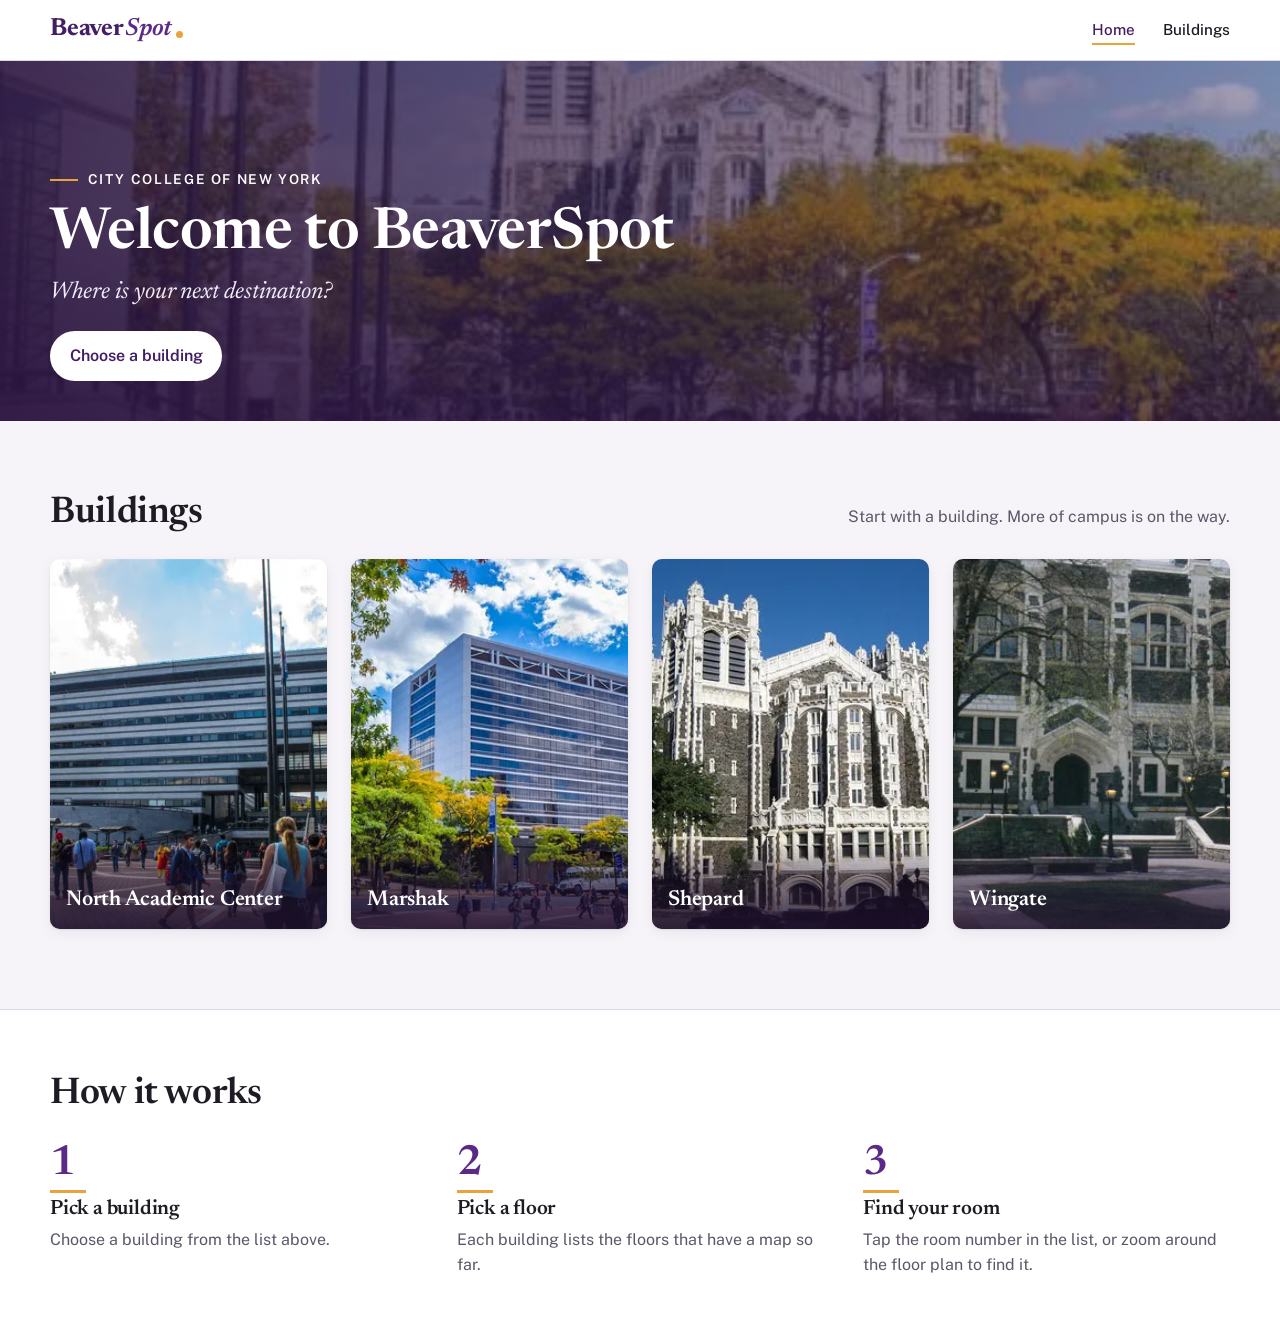
<file: beaverspot/index.html>
<!DOCTYPE html>
<html lang="en">
<head>
  <meta charset="UTF-8" />
  <meta name="viewport" content="width=device-width, initial-scale=1.0" />
  <title>BeaverSpot | Find your way around City College</title>
  <meta name="description" content="Find a room or a building on the City College of New York campus." />
  <link rel="preconnect" href="https://fonts.googleapis.com" />
  <link rel="preconnect" href="https://fonts.gstatic.com" crossorigin />
  <link rel="stylesheet" href="https://fonts.googleapis.com/css2?family=Newsreader:ital,opsz,wght@0,6..72,500..700;1,6..72,500..600&family=Public+Sans:wght@400;500;600;700&display=swap" />
  <link rel="stylesheet" href="css/site.css" />
  <link rel="stylesheet" href="css/home.css" />
</head>
<body data-page="home">
  <header id="site-header"><a href="index.html">BeaverSpot</a></header>

  <main id="main">
    <!-- Hero: photo, text and a jump to the buildings. The photo comes from data/buildings.json ("campus"). -->
    <section class="hero" aria-labelledby="hero-title">
      <div class="hero__photo" id="hero-photo"></div>
      <div class="hero__content wrap">
        <p class="hero__eyebrow" id="campus-name">City College of New York</p>
        <h1 id="hero-title">Welcome to BeaverSpot</h1>
        <p class="hero__sub">Where is your next destination?</p>
        <a class="btn btn--light" href="#buildings">Choose a building</a>
      </div>
    </section>

    <section class="buildings wrap" id="buildings" aria-labelledby="buildings-title">
      <div class="section-head">
        <h2 id="buildings-title">Buildings</h2>
        <p>Start with a building. More of campus is on the way.</p>
      </div>
      <ul class="tiles" id="tiles"></ul>
    </section>

    <section class="how" id="how" aria-labelledby="how-title">
      <div class="wrap">
        <h2 id="how-title">How it works</h2>
        <ol class="steps">
          <li><h3>Pick a building</h3><p>Choose a building from the list above.</p></li>
          <li><h3>Pick a floor</h3><p>Each building lists the floors that have a map so far.</p></li>
          <li><h3>Find your room</h3><p>Tap the room number in the list, or zoom around the floor plan to find it.</p></li>
        </ol>
      </div>
    </section>
  </main>

  <script src="js/site.js"></script>
  <script src="js/home.js"></script>
</body>
</html>
</file>
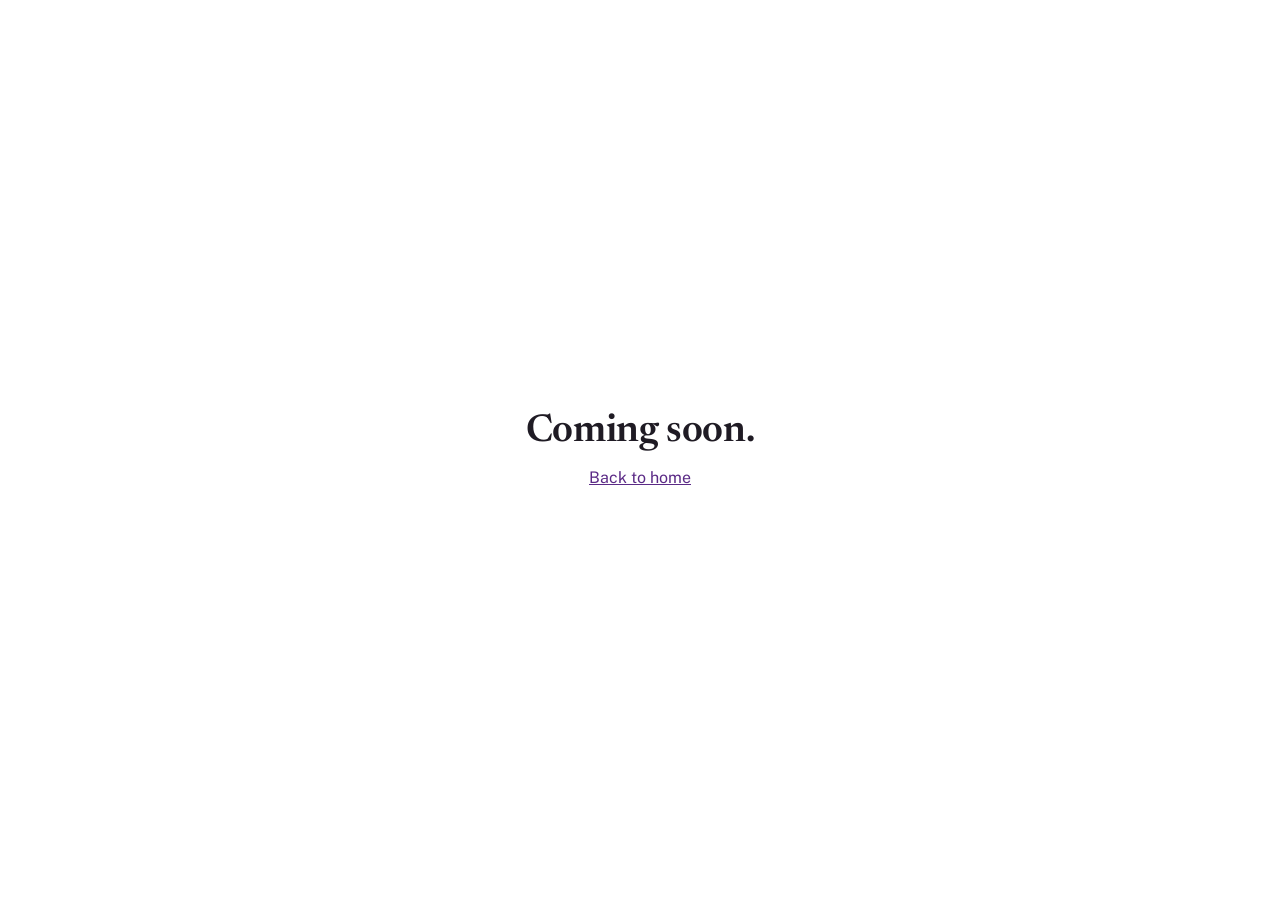
<file: beaverspot/building.html>
<!DOCTYPE html>
<html lang="en">
<head>
  <meta charset="UTF-8" />
  <meta name="viewport" content="width=device-width, initial-scale=1.0" />
  <title>Building | BeaverSpot</title>
  <link rel="preconnect" href="https://fonts.googleapis.com" />
  <link rel="preconnect" href="https://fonts.gstatic.com" crossorigin />
  <link rel="stylesheet" href="https://fonts.googleapis.com/css2?family=Newsreader:ital,opsz,wght@0,6..72,500..700;1,6..72,500..600&family=Public+Sans:wght@400;500;600;700&display=swap" />
  <link rel="stylesheet" href="css/site.css" />
  <link rel="stylesheet" href="css/building.css" />
</head>
<body data-page="building">
  <header id="site-header"><a href="index.html">BeaverSpot</a></header>
  <nav id="crumbs"></nav>

  <!-- js/building.js fills this from data/buildings.json using ?building=<id> -->
  <main id="main" aria-busy="true">
    <p class="wrap loading">Loading building&hellip;</p>
  </main>

  <script src="js/site.js"></script>
  <script src="js/building.js"></script>
</body>
</html>
</file>
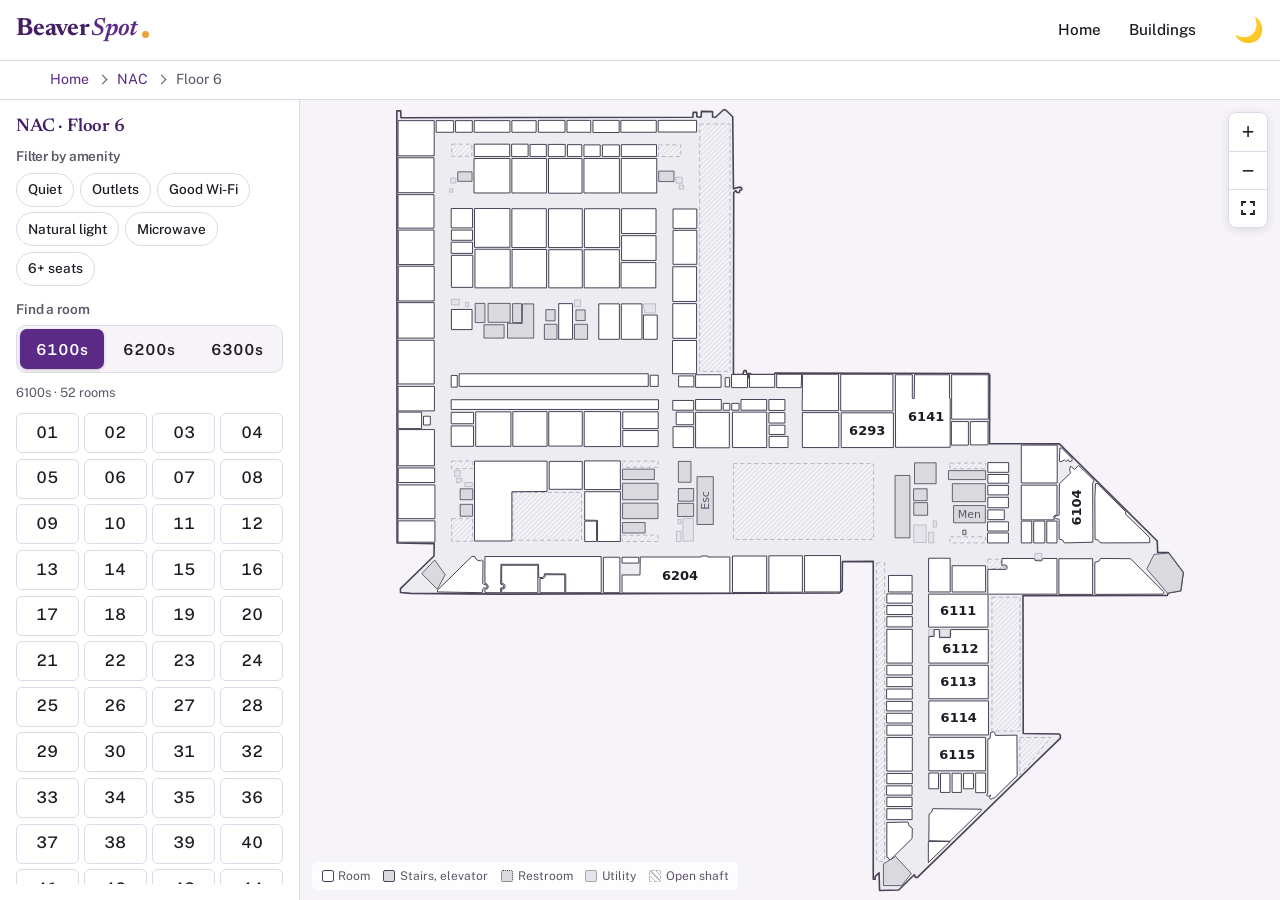
<file: beaverspot/floor.html>
<!DOCTYPE html>
<html lang="en">
<head>
  <meta charset="UTF-8" />
  <meta name="viewport" content="width=device-width, initial-scale=1.0" />
  <title>Floor 6 | BeaverSpot</title>
  <link rel="preconnect" href="https://fonts.googleapis.com" />
  <link rel="preconnect" href="https://fonts.gstatic.com" crossorigin />
  <link rel="stylesheet" href="https://fonts.googleapis.com/css2?family=Newsreader:ital,opsz,wght@0,6..72,500..700;1,6..72,500..600&family=Public+Sans:wght@400;500;600;700&display=swap" />
  <!-- site.css: shared header + breadcrumb; floor.css: this page -->
  <link rel="stylesheet" href="css/site.css" />
  <link rel="stylesheet" href="css/floor.css" />
</head>
<body data-page="floor">
  <a class="fp-skip" href="#fp-rooms">Skip to room list</a>

  <!-- shared header + breadcrumb, drawn by js/site.js (Home > NAC > Floor 6 from the URL) -->
  <header id="site-header" style="display: flex; justify-content: space-between; align-items: center;">
    <a href="index.html">BeaverSpot</a>
    <button id="theme-toggle" aria-label="Toggle Dark Mode" style="background: none; border: none; font-size: 1.5rem; cursor: pointer;">🌙</button>
  </header>
  <nav id="crumbs"></nav>

  <main class="fp-layout">
    <!-- ============ LEFT PANEL: room picker ============ -->
    <aside class="fp-side" aria-label="Rooms">
      <h1 id="fp-title" class="fp-title">Floor 6</h1>
      <!-- amenity filters: built by js/floor.js (FILTERS) from data/amenities-6.json.
           While any is on, the map highlights matching rooms and the list shows only them. -->
      <div class="fp-filter-head">
        <h2 class="fp-pick-title" id="fp-filter-title">Filter by amenity</h2>
        <button type="button" class="fp-filter-clear" id="fp-filter-clear" hidden>Clear</button>
      </div>
      <div class="fp-filters" id="fp-filters" role="group" aria-labelledby="fp-filter-title"></div>
      <!-- room picker: first the series (6100s / 6200s / 6300s), then the last digits.
           Both rows are built by js/floor.js from the rooms in the floor's JSON. -->
      <h2 class="fp-pick-title" id="fp-rooms" tabindex="-1">Find a room</h2>
      <div class="fp-series" id="fp-series" role="group" aria-labelledby="fp-rooms"></div>
      <p class="fp-count" id="fp-count" aria-live="polite"></p>
      <ul class="fp-list" id="fp-list" aria-labelledby="fp-count"></ul>
    </aside>

    <!-- ============ RIGHT: map, with room details below it once a room is picked ============ -->
    <div class="fp-stage" id="fp-stage">
      <!-- ============ MAP: everything inside is drawn by js/floor.js from data/floor-6.json ============ -->
      <section class="fp-map" id="fp-map" aria-label="Floor plan" tabindex="-1">
        <div class="fp-zoom" role="group" aria-label="Zoom">
          <button type="button" id="fp-zoom-in" aria-label="Zoom in">+</button>
          <button type="button" id="fp-zoom-out" aria-label="Zoom out">&minus;</button>
          <button type="button" id="fp-zoom-reset" aria-label="Show whole floor">
            <svg viewBox="0 0 16 16" aria-hidden="true" focusable="false"><path d="M2 6V2h4M10 2h4v4M14 10v4h-4M6 14H2v-4" /></svg>
          </button>
        </div>

        <!-- zoom controls come first in the tab order, then the rooms -->
        <svg id="fp-svg" class="fp-svg" xmlns="http://www.w3.org/2000/svg" role="group"
             aria-labelledby="fp-title" focusable="false"></svg>

        <ul class="fp-legend" aria-label="Legend">
          <li><i class="sw-room"></i>Room</li>
          <li><i class="sw-core"></i>Stairs, elevator</li>
          <li><i class="sw-restroom"></i>Restroom</li>
          <li><i class="sw-closet"></i>Utility</li>
          <li><i class="sw-void"></i>Open shaft</li>
          <li id="fp-legend-match" hidden><i class="sw-match"></i>Matches filters</li>
        </ul>

        <p class="fp-status" id="fp-status" role="status"></p>
      </section>

      <!-- drag handle between map and details: drag (or arrow keys) to give either more room.
           Wired up by js/floor.js (bindSplitter); hidden until a room is picked. -->
      <div class="fp-split" id="fp-split" role="separator" aria-orientation="horizontal"
           aria-label="Resize map and room details" aria-controls="fp-map fp-details"
           aria-valuemin="15" aria-valuemax="85" aria-valuenow="55" tabindex="0"></div>

      <!-- ============ ROOM DETAILS: shown under the map once a room is picked ============ -->
      <section class="fp-details" id="fp-details" aria-labelledby="fp-details-title" hidden>
        <button type="button" class="fp-details-close" id="fp-details-close" aria-label="Close room details">&times;</button>
        <p class="fp-details-where" id="fp-details-where"></p>
        <h2 id="fp-details-title" tabindex="-1"></h2>
        <p class="fp-details-note" id="fp-details-note" hidden></p>
        

<!-- Room Navigation Feature --> 

<!-- Room Navigation Feature -->
<section class="fp-directions" aria-labelledby="fp-directions-title">
  <div class="fp-directions-heading">
    <div>
      <h3 id="fp-directions-title">🧭 Room Navigation</h3>
      <p>Find your way around the floor.</p>
    </div>
    <span class="fp-nav-badge">Map Guide</span>
  </div>

  <div class="fp-nav-destination">
    <span class="fp-nav-label">YOUR DESTINATION</span>
    <strong id="fp-nav-room">Select a room</strong>
    <span id="fp-nav-location">Floor location</span>
  </div>

  <p class="fp-nav-label">How would you like to get there?</p>
  <div class="fp-nav-modes" role="group" aria-label="Travel method">
    <button type="button" class="is-active"
            id="fp-nav-elevator" aria-pressed="true">
      🛗 Elevator
    </button>
    <button type="button" id="fp-nav-stairs"
            aria-pressed="false">
      🪜 Stairs
    </button>
  </div>

  <button type="button" id="fp-get-directions">
    Get Directions →
  </button>

  <div id="fp-directions-result" hidden>
    <h4>📍 Your directions</h4>
    <ol id="fp-directions-steps"></ol>
    <p id="fp-directions-progress"></p>
    <button type="button" id="fp-nav-focus">
      ◎ Show Room on Map
    </button>
    <p id="fp-directions-note"></p>
  </div>
</section>





<div class="fp-details-body">
          <!-- amenities: filled by js/floor.js from data/amenities-6.json -->
          <section class="fp-amenities" aria-labelledby="fp-amenities-title">
            <h3 id="fp-amenities-title">Amenities</h3>
            <dl class="fp-amenities-list" id="fp-amenities-list" hidden></dl>
            <p class="fp-amenities-extra" id="fp-amenities-extra" hidden></p>
            <p class="fp-amenities-empty" id="fp-amenities-empty">No amenity info for this room yet.</p>

            <!-- editor: one control per amenity, built by js/floor.js (buildEditor).
                 Front end only: changes update the page but are not saved anywhere. -->
            <details class="fp-edit" id="fp-edit">
              <summary>Update amenities</summary>
              <form class="fp-edit-form" id="fp-edit-form" aria-label="Update amenities">
                <div class="fp-edit-rows" id="fp-edit-rows"></div>
                <div class="fp-edit-foot">
                  <p class="fp-edit-note" id="fp-edit-status" aria-live="polite"></p>
                  <button type="button" class="fp-edit-reset" id="fp-edit-reset">Reset room</button>
                </div>
              </form>
            </details>
          </section>

          <!-- ============ USER FEEDBACK & RATINGS ============ -->
          <section class="fp-reviews" aria-labelledby="fp-reviews-title">
            <h3 id="fp-reviews-title">Student Reviews</h3>

            <!-- The Feed (pre-filled with a mock review) -->
            <ul class="fp-reviews-list" id="fp-reviews-list" aria-live="polite">
              <li class="review-card">
                <div class="review-header">
                  <span class="review-author">Anonymous Student</span> 
                  <span class="review-rating">Quiet & Focused</span>
                </div>
                <p class="review-text">Great spot to study. The outlets actually work and it is usually empty before 10 AM.</p>
              </li>
            </ul>

            <!-- The Submission Form -->
            <details class="fp-add-review">
              <summary>Leave a Review</summary>
              <form class="fp-review-form" id="fp-review-form">
                
                <label>Rating:</label>
                <div class="star-rating">
                  <input type="radio" id="star5" name="rating" value="5" required /><label for="star5" title="5 stars">★</label>
                  <input type="radio" id="star4" name="rating" value="4" /><label for="star4" title="4 stars">★</label>
                  <input type="radio" id="star3" name="rating" value="3" /><label for="star3" title="3 stars">★</label>
                  <input type="radio" id="star2" name="rating" value="2" /><label for="star2" title="2 stars">★</label>
                  <input type="radio" id="star1" name="rating" value="1" /><label for="star1" title="1 star">★</label>
                </div>

                <label for="review-text">Comments:</label>
                <textarea id="review-text" rows="3" placeholder="How was your experience?" required></textarea>

                <button type="submit">Submit Review</button>
              </form>
            </details>
          </section>

        </div>
      </section>
    </div>
  </main>

  <script src="js/site.js"></script>
  <script src="js/floor.js"></script>
  <script src="js/reviews.js"></script>
</body>
</html>
</file>
<file: beaverspot/css/site.css>
/* ==========================================================
   BeaverSpot shared styles: tokens, header, breadcrumb,
   buttons and photo placeholders.
   Used by index.html, building.html and floor.html.
   ========================================================== */
:root {
  --brand: #5b2a86;
  --brand-dark: #431e64;
  --brand-ink: #2a1340;        /* hero tint */
  --accent: #e8a33d;
  --bg: #f6f4f9;
  --card: #ffffff;
  --text: #1f1b24;
  --muted: #5d5668;            /* 6.4:1 on --bg */
  --border: #ded9e6;
  --placeholder: #e7e2ee;      /* missing-photo panel */
  --radius: 10px;
  --focus: var(--brand);

  --font-display: "Newsreader", Georgia, "Times New Roman", serif;
  --font-body: "Public Sans", system-ui, -apple-system, "Segoe UI", Roboto, sans-serif;

  --wrap: 1180px;
  --gutter: clamp(16px, 4vw, 40px);
}

* { box-sizing: border-box; }

body {
  margin: 0;
  font-family: var(--font-body);
  color: var(--text);
  background: var(--bg);
  line-height: 1.55;
  -webkit-font-smoothing: antialiased;
}

img { max-width: 100%; display: block; }

h1, h2, h3 { font-family: var(--font-display); font-weight: 600; line-height: 1.15; letter-spacing: -0.01em; }

a { color: var(--brand); }

.wrap { width: min(var(--wrap), 100% - 2 * var(--gutter)); margin-inline: auto; }

:focus-visible { outline: 3px solid var(--focus); outline-offset: 2px; }

.visually-hidden {
  position: absolute !important; width: 1px; height: 1px; margin: -1px; padding: 0;
  overflow: hidden; clip: rect(0 0 0 0); white-space: nowrap; border: 0;
}

/* ---------- skip link ---------- */
.site-skip {
  position: absolute; left: 0.75rem; top: -4rem; z-index: 100;
  background: var(--brand); color: #fff; padding: 0.6rem 0.9rem;
  border-radius: 6px; font-weight: 600; text-decoration: none;
}
.site-skip:focus { top: 0.75rem; --focus: var(--accent); }

/* ---------- header ---------- */
.site-header {
  background: var(--card);
  border-bottom: 1px solid var(--border);
  position: relative;
  z-index: 20;
}
.site-header__inner {
  display: flex; align-items: center; justify-content: space-between;
  gap: 1rem; min-height: 60px;
}
.site-mark {
  display: inline-flex; align-items: baseline; gap: 0.1rem;
  font-family: var(--font-display); font-size: 1.55rem; font-weight: 700;
  color: var(--brand-dark); text-decoration: none; letter-spacing: -0.01em;
}
.site-mark span { color: var(--brand); font-style: italic; font-weight: 600; }
.site-mark::after {
  content: ""; width: 7px; height: 7px; border-radius: 50%;
  background: var(--accent); margin-left: 3px; align-self: center; transform: translateY(5px);
}
.site-nav ul { display: flex; gap: clamp(0.75rem, 2.5vw, 1.75rem); margin: 0; padding: 0; list-style: none; }
.site-nav a {
  color: var(--text); text-decoration: none; font-size: 0.95rem; font-weight: 500;
  padding: 0.35rem 0; border-bottom: 2px solid transparent;
}
.site-nav a:hover { color: var(--brand); border-bottom-color: var(--border); }
.site-nav a[aria-current="page"] { color: var(--brand-dark); border-bottom-color: var(--accent); }

/* ---------- breadcrumb ---------- */
.crumbs { background: var(--card); border-bottom: 1px solid var(--border); font-size: 0.88rem; }
.crumbs:empty { display: none; }
.crumbs ol { display: flex; flex-wrap: wrap; align-items: center; margin: 0 auto; padding: 0.5rem 0; list-style: none; }
.crumbs li { display: inline-flex; align-items: center; }
.crumbs li + li::before {
  content: ""; width: 6px; height: 6px; margin: 0 0.65rem;
  border-top: 1.5px solid var(--muted); border-right: 1.5px solid var(--muted);
  transform: rotate(45deg);
}
.crumbs a { color: var(--brand); text-decoration: none; }
.crumbs a:hover { text-decoration: underline; }
.crumbs [aria-current="page"] { color: var(--muted); }

/* ---------- buttons / chips ---------- */
.btn {
  display: inline-flex; align-items: center; gap: 0.5rem;
  padding: 0.65rem 1.1rem; border-radius: 999px;
  font: inherit; font-weight: 600; text-decoration: none; cursor: pointer;
  background: var(--brand); color: #fff; border: 2px solid var(--brand);
}
.btn:hover { background: var(--brand-dark); border-color: var(--brand-dark); }
.btn--ghost { background: transparent; color: var(--brand); }
.btn--ghost:hover { background: var(--brand); color: #fff; }
.btn--light { background: #fff; color: var(--brand-dark); border-color: #fff; }
.btn--light:hover { background: var(--accent); border-color: var(--accent); color: var(--text); }

.chip {
  display: inline-flex; align-items: center; gap: 0.4rem;
  padding: 0.2rem 0.65rem; border-radius: 999px;
  font-size: 0.78rem; font-weight: 600; letter-spacing: 0.02em; line-height: 1.6;
}
.chip--open { background: #fff; color: var(--brand-dark); }
.chip--open::before { content: ""; width: 7px; height: 7px; border-radius: 50%; background: var(--accent); }
.chip--soon { background: rgba(31, 27, 36, 0.78); color: #fff; }

/* ---------- photos with a designed fallback ---------- */
.photo { position: relative; overflow: hidden; background: var(--placeholder); }
.photo > img { width: 100%; height: 100%; object-fit: cover; }
.photo__ph {
  position: absolute; inset: 0;
  display: flex; flex-direction: column; align-items: center; justify-content: center;
  gap: 0.6rem; padding: 1rem; text-align: center;
  background:
    repeating-linear-gradient(135deg, transparent 0 14px, rgba(91, 42, 134, 0.05) 14px 15px),
    var(--placeholder);
  color: #4d4559; font-size: 0.82rem; line-height: 1.4;
}
.photo__ph svg { width: min(38%, 120px); height: auto; stroke: #8b7f9c; fill: none; stroke-width: 1.5; }
.photo__ph code { font-size: 0.78rem; background: rgba(255, 255, 255, 0.6); padding: 0.1rem 0.35rem; border-radius: 4px; word-break: break-all; }

@media (max-width: 520px) {
  .site-mark { font-size: 1.35rem; }
}

@media (prefers-reduced-motion: reduce) {
  *, *::before, *::after { transition-duration: 0.01ms !important; animation-duration: 0.01ms !important; scroll-behavior: auto !important; }
}
</file>
<file: beaverspot/css/home.css>
/* ==========================================================
   Home page (index.html)
   ========================================================== */

/* ---------- hero ---------- */
.hero {
  position: relative;
  isolation: isolate;
  min-height: clamp(280px, 40vh, 400px);
  display: flex; align-items: flex-end;
  color: #fff;
  --focus: var(--accent);
}
.hero__photo { position: absolute; inset: 0; z-index: -2; }
.hero__photo .photo { width: 100%; height: 100%; }
/* dark purple tint, heavier at the bottom-left where the text sits */
.hero::before {
  content: ""; position: absolute; inset: 0; z-index: -1;
  background:
    linear-gradient(90deg, rgba(42, 19, 64, 0.88) 0%, rgba(42, 19, 64, 0.62) 55%, rgba(42, 19, 64, 0.35) 100%),
    linear-gradient(0deg, rgba(42, 19, 64, 0.55) 0%, rgba(42, 19, 64, 0) 60%);
}
.hero .photo.is-missing .photo__ph { justify-content: flex-start; align-items: flex-end; padding: 1rem 1.5rem; text-align: right; }
.hero .photo.is-missing .photo__ph svg { display: none; }
.hero .photo.is-missing .photo__ph span,
.hero .photo.is-missing .photo__ph code { position: relative; z-index: 1; color: #fff; background: rgba(42, 19, 64, 0.6); }

.hero__content { padding-block: clamp(2rem, 5vw, 3rem) clamp(1.75rem, 4vw, 2.5rem); }
.hero__eyebrow {
  margin: 0 0 0.75rem;
  font-size: 0.85rem; font-weight: 600; letter-spacing: 0.12em; text-transform: uppercase;
  display: inline-flex; align-items: center; gap: 0.6rem;
}
.hero__eyebrow::before { content: ""; width: 28px; height: 2px; background: var(--accent); }
.hero h1 { margin: 0; font-size: clamp(2.1rem, 5vw, 3.6rem); font-weight: 600; }
.hero__sub { margin: 0.35rem 0 1.25rem; font-family: var(--font-display); font-style: italic; font-size: clamp(1.15rem, 2.4vw, 1.5rem); color: #f1eaf9; }

/* ---------- section heads ---------- */
.section-head { display: flex; flex-wrap: wrap; align-items: baseline; justify-content: space-between; gap: 0.25rem 2rem; margin-bottom: 1.5rem; }
.section-head h2 { margin: 0; font-size: clamp(1.7rem, 3.5vw, 2.3rem); }
.section-head p { margin: 0; color: var(--muted); }

/* ---------- building tiles ---------- */
.buildings { padding-top: clamp(2.5rem, 7vw, 4.5rem); }
.tiles {
  list-style: none; margin: 0; padding: 0;
  display: grid; gap: clamp(1rem, 2vw, 1.5rem);
  grid-template-columns: 1fr;
}
@media (min-width: 600px) { .tiles { grid-template-columns: repeat(2, 1fr); } }
@media (min-width: 1024px) { .tiles { grid-template-columns: repeat(4, 1fr); } }

.tile {
  position: relative; display: block; overflow: hidden;
  border-radius: var(--radius); background: var(--card);
  color: #fff; text-decoration: none;
  box-shadow: 0 1px 2px rgba(31, 27, 36, 0.08), 0 4px 14px rgba(31, 27, 36, 0.06);
  transition: transform 0.25s ease, box-shadow 0.25s ease;
}
.tile__photo { aspect-ratio: 3 / 4; }
@media (min-width: 600px) and (max-width: 1023px) { .tile__photo { aspect-ratio: 4 / 3; } }
@media (max-width: 599px) { .tile__photo { aspect-ratio: 3 / 2; } }
.tile__photo img { transition: transform 0.5s ease; }

.tile__caption {
  position: absolute; left: 0; right: 0; bottom: 0;
  padding: 3rem 1rem 1rem;
  background: linear-gradient(0deg, rgba(31, 17, 46, 0.88) 0%, rgba(31, 17, 46, 0.55) 50%, rgba(31, 17, 46, 0) 100%);
}
.tile__name { margin: 0; font-size: 1.35rem; color: #fff; }

/* hover / keyboard focus: lift and zoom the photo a touch */
.tile:hover,
.tile:focus-visible { transform: translateY(-4px); box-shadow: 0 14px 30px rgba(31, 27, 36, 0.18); }
.tile:hover .tile__photo img,
.tile:focus-visible .tile__photo img { transform: scale(1.04); }
.tile:focus-visible { outline-offset: 3px; }

.tiles__error { color: var(--muted); }

/* ---------- how it works ---------- */
.how { margin-top: clamp(3rem, 8vw, 5rem); padding-block: clamp(2.5rem, 6vw, 4rem); background: var(--card); border-block: 1px solid var(--border); }
.how h2 { margin: 0 0 1.75rem; font-size: clamp(1.7rem, 3.5vw, 2.3rem); }
.steps {
  list-style: none; margin: 0; padding: 0; counter-reset: step;
  display: grid; gap: 1.5rem 2.5rem; grid-template-columns: repeat(auto-fit, minmax(220px, 1fr));
}
.steps li { counter-increment: step; position: relative; padding-top: 3.4rem; }
.steps li::before {
  content: counter(step);
  position: absolute; top: 0; left: 0;
  font-family: var(--font-display); font-size: 2.6rem; font-weight: 600; line-height: 1;
  color: var(--brand);
}
.steps li::after { content: ""; position: absolute; left: 0; width: 36px; height: 3px; background: var(--accent); top: 2.85rem; }
.steps h3 { margin: 0 0 0.35rem; font-size: 1.3rem; }
.steps p { margin: 0; color: var(--muted); }

@media (prefers-reduced-motion: reduce) {
  .tile, .tile__photo img { transition: none; }
  .tile:hover, .tile:focus-visible { transform: none; }
  .tile:hover .tile__photo img, .tile:focus-visible .tile__photo img { transform: none; }
}

/* "How it works" is the last band on the page */
.how { border-bottom: 0; }
</file>
<file: beaverspot/css/building.css>
/* ==========================================================
   Building page (building.html)
   ========================================================== */
.loading { padding: 3rem 0; color: var(--muted); }
.muted { color: var(--muted); }

/* ---------- banner ---------- */
.banner {
  position: relative; isolation: isolate;
  min-height: clamp(240px, 38vw, 400px);
  display: flex; align-items: flex-end;
  color: #fff;
  --focus: var(--accent);
}
.banner__photo { position: absolute; inset: 0; z-index: -2; }
.banner::before {
  content: ""; position: absolute; inset: 0; z-index: -1;
  background: linear-gradient(0deg, rgba(42, 19, 64, 0.9) 0%, rgba(42, 19, 64, 0.45) 45%, rgba(42, 19, 64, 0.05) 80%);
}
.banner .photo.is-missing .photo__ph { justify-content: flex-start; padding-top: 2rem; }
.banner__text { padding-block: 2rem; }
.banner__short {
  margin: 0 0 0.35rem;
  font-size: 0.85rem; font-weight: 600; letter-spacing: 0.12em; text-transform: uppercase;
  display: inline-flex; align-items: center; gap: 0.6rem;
}
.banner__short::before { content: ""; width: 28px; height: 2px; background: var(--accent); }
.banner h1 { margin: 0; font-size: clamp(2rem, 5.5vw, 3.6rem); }

/* ---------- sections ---------- */
.block { padding-top: clamp(2.25rem, 6vw, 3.5rem); }
.block h2 { margin: 0 0 1.1rem; font-size: clamp(1.5rem, 3vw, 2rem); }
.block__head { display: flex; align-items: center; flex-wrap: wrap; gap: 0.5rem 1rem; margin-bottom: 1.1rem; }
.block__head h2 { margin: 0; }

/* ---------- floor cards ---------- */
.floors { list-style: none; margin: 0; padding: 0; display: grid; gap: 1rem; grid-template-columns: repeat(auto-fill, minmax(min(100%, 280px), 1fr)); }
.floor {
  display: flex; align-items: center; gap: 1.1rem;
  padding: 1.1rem 1.25rem;
  background: var(--card); color: var(--text); text-decoration: none;
  border: 1px solid var(--border); border-left: 4px solid var(--accent);
  border-radius: var(--radius);
  box-shadow: 0 1px 2px rgba(31, 27, 36, 0.06);
  transition: transform 0.2s ease, box-shadow 0.2s ease, border-color 0.2s ease;
}
.floor:hover { transform: translateY(-3px); box-shadow: 0 10px 24px rgba(31, 27, 36, 0.12); border-color: var(--brand); border-left-color: var(--accent); }
.floor__num { font-family: var(--font-display); font-size: 2.8rem; font-weight: 600; line-height: 1; color: var(--brand); min-width: 1.6ch; }
.floor__body { display: flex; flex-direction: column; flex: 1; }
.floor__label { font-weight: 600; font-size: 1.1rem; }
.floor__meta { color: var(--muted); font-size: 0.9rem; }
.floor__go svg { width: 22px; height: 22px; fill: none; stroke: var(--brand); stroke-width: 2; transition: transform 0.2s ease; }
.floor:hover .floor__go svg { transform: translateX(3px); }
.more-soon { margin: 1rem 0 0; color: var(--muted); font-style: italic; }

/* ---------- browse by type (placeholder) ---------- */
.types { list-style: none; margin: 0; padding: 0; display: flex; flex-wrap: wrap; gap: 0.6rem; }
.type-chip {
  font: inherit; font-size: 0.95rem;
  padding: 0.5rem 1rem; border-radius: 999px;
  background: #eeecf1; color: #5d5668; border: 1px dashed #b8b2c2;
  cursor: not-allowed;
}
.types + .muted { margin: 0.75rem 0 0; font-size: 0.9rem; }

/* ---------- coming soon: just words on a white page ---------- */
body.plain { background: #fff; }
body.plain .site-header, body.plain .crumbs, body.plain .site-skip { display: none; }
.plain-msg { min-height: 100vh; display: flex; flex-direction: column; align-items: center; justify-content: center; padding: 1.5rem; text-align: center; }
.plain-msg h1 { margin: 0; font-size: clamp(1.6rem, 4vw, 2.4rem); color: var(--text); }
.plain-msg p { margin: 0.75rem 0 0; }

@media (prefers-reduced-motion: reduce) {
  .floor, .floor__go svg { transition: none; }
  .floor:hover, .floor:hover .floor__go svg { transform: none; }
}

/* breathing room at the bottom now that there is no footer */
body:not(.plain) main { padding-bottom: clamp(2.5rem, 6vw, 4rem); }
</file>
<file: beaverspot/css/floor.css>
/* ==========================================================
   Floor plan page (floor.html). Colors come from css/site.css
   (--brand, --accent, --bg ...); the plan-specific ones are below.
   Flat SVG look: one neutral fill for rooms, gray for building core.
   ========================================================== */
:root {
  --fp-hall: #ececf1;          /* floor / corridors */
  --fp-wall: #4a4256;          /* room outlines */
  --fp-room: #ffffff;          /* every room, same fill (no types yet) */
  --fp-room-hover: #f1eaf9;
  --fp-room-sel: #fdf0dc;
  --fp-room-match: #ddd0ef;    /* rooms matching the amenity filters */
  --fp-core: #d9d9de;          /* stairs, elevators, escalators, restrooms */
  --fp-closet: #e5e4ea;
  --fp-void: #b9b4c2;
  --fp-label: #1f1b24;
  --fp-label-muted: #5c556a;
}

/* full-height app: header, breadcrumb, then the map + sidebar fill the rest */
body { height: 100vh; display: flex; flex-direction: column; overflow: hidden; }

.fp-skip {
  position: absolute; left: 0.5rem; top: -3rem; z-index: 50;
  background: var(--card); color: var(--brand); padding: 0.5rem 0.75rem;
  border-radius: 6px; font-weight: 600;
}
.fp-skip:focus { top: 0.5rem; }

/* ---------- layout: room panel | stage (map, then details once a room is picked) ---------- */
.fp-layout {
  flex: 1;
  min-height: 0;
  display: grid;
  grid-template-columns: 300px minmax(0, 1fr);
}

.fp-stage {
  min-width: 0; min-height: 0;
  display: grid;
  grid-template-rows: minmax(0, 1fr);
}
/* a room is picked: map on top, drag handle, details below. The split starts at
   55 / 45; dragging the handle changes --fp-map-fr and --fp-details-fr (set by js/floor.js). */
.fp-stage.has-room {
  grid-template-rows:
    minmax(0, var(--fp-map-fr, 55fr))
    0.75rem
    minmax(0, var(--fp-details-fr, 45fr));
  padding: 0.75rem;
  background: #ebe7f1;
}

/* the handle fills the strip between map and details; a short bar marks it */
.fp-split { display: none; }
.fp-stage.has-room .fp-split {
  display: grid; place-items: center;
  cursor: row-resize; touch-action: none; outline: none;
}
.fp-split::before {
  content: ""; width: 48px; height: 4px; border-radius: 2px;
  background: #b3abbf; transition: background 0.12s, width 0.12s;
}
.fp-split:hover::before,
.fp-split.is-dragging::before { background: var(--brand); width: 72px; }
.fp-split:focus-visible::before { background: var(--accent); width: 72px; height: 6px; }
body.is-splitting { cursor: row-resize; user-select: none; -webkit-user-select: none; }
.fp-stage.has-room .fp-map { border-radius: var(--radius); border: 1px solid var(--border); }

.fp-map {
  position: relative;
  min-width: 0;
  min-height: 0;
  overflow: hidden;
  background: var(--bg);
  touch-action: none;           /* we handle pinch / pan ourselves */
  user-select: none;
  -webkit-user-select: none;
  outline: none;
}
.fp-map.is-dragging { cursor: grabbing; }

.fp-svg { display: block; width: 100%; height: 100%; }

/* ---------- plan drawing ---------- */
.fp-svg path,
.fp-svg rect.fp-sel-ring { vector-effect: non-scaling-stroke; }

.fp-floor path { fill: var(--fp-hall); stroke: var(--fp-wall); stroke-width: 1.6; stroke-linejoin: round; }

.fp-space path { stroke: var(--fp-wall); stroke-width: 0.8; stroke-linejoin: round; }
.fp-space.t-core path,
.fp-space.t-restroom path { fill: var(--fp-core); }
.fp-space.t-closet path { fill: var(--fp-closet); stroke: #a7a1b2; stroke-width: 0.6; }
.fp-space.t-void path { fill: url(#fp-hatch); stroke: var(--fp-void); stroke-width: 1; stroke-dasharray: 4 3; }

.fp-room { cursor: pointer; outline: none; }
.fp-room path {
  fill: var(--fp-room);
  stroke: var(--fp-wall);
  stroke-width: 1;
  stroke-linejoin: round;
  transition: fill 0.12s;
}
.fp-room:hover path { fill: var(--fp-room-hover); }
.fp-room.is-selected path { fill: var(--fp-room-sel); }

/* amenity filters on: matching rooms tinted, the others faded (still clickable) */
.fp-map.is-filtering .fp-room { opacity: 0.35; }
.fp-map.is-filtering .fp-room.is-match,
.fp-map.is-filtering .fp-room.is-selected { opacity: 1; }
.fp-map.is-filtering .fp-room.is-match path { fill: var(--fp-room-match); stroke: var(--brand); stroke-width: 1.6; }
.fp-map.is-filtering .fp-room.is-match:hover path { fill: #cdb8e8; }
.fp-map.is-filtering .fp-room.is-match.is-selected path { fill: var(--fp-room-sel); }
.fp-labels text.is-faded { opacity: 0.35; }

/* selection and keyboard focus are drawn on a top layer (a copy of the room's
   shapes) so the outline is never hidden under a neighbour's wall */
.fp-top path { fill: none; pointer-events: none; stroke-linejoin: round; }
.fp-top .fp-sel path { stroke: var(--accent); stroke-width: 3.5; }
.fp-top .fp-focus path { stroke: var(--brand); stroke-width: 3; stroke-dasharray: 6 3; }

/* labels: font-size is set in map units by floor.js so it stays the same on screen */
.fp-labels { pointer-events: none; }
.fp-labels text {
  font-family: system-ui, -apple-system, "Segoe UI", Roboto, sans-serif;
  text-anchor: middle;
  dominant-baseline: central;
  fill: var(--fp-label);
  font-weight: 600;
  paint-order: stroke;
  stroke: rgba(255, 255, 255, 0.85);
  stroke-width: 0.12em;
  stroke-linejoin: round;
}
.fp-labels text.is-minor { fill: var(--fp-label-muted); font-weight: 500; stroke: none; }
.fp-labels text[hidden] { display: none; }

/* ---------- zoom buttons ---------- */
.fp-zoom {
  position: absolute; top: 0.75rem; right: 0.75rem;
  display: flex; flex-direction: column;
  background: var(--card);
  border: 1px solid var(--border);
  border-radius: 8px;
  box-shadow: 0 2px 8px rgba(31, 27, 36, 0.12);
  overflow: hidden;
}
.fp-zoom button {
  width: 38px; height: 38px;
  border: 0; background: transparent; color: var(--text);
  font-size: 1.35rem; line-height: 1; cursor: pointer;
  display: grid; place-items: center;
}
.fp-zoom button + button { border-top: 1px solid var(--border); }
.fp-zoom button:hover { background: #f1eaf9; color: var(--brand); }
.fp-zoom svg { width: 16px; height: 16px; fill: none; stroke: currentColor; stroke-width: 1.8; }

/* ---------- room details (under the map) ---------- */
.fp-details {
  position: relative;
  min-height: 0; overflow-y: auto;
  background: var(--card);
  border-radius: var(--radius);
  border: 1px solid var(--border);
  border-top: 4px solid var(--accent);
  padding: clamp(1rem, 2.5vw, 1.5rem) clamp(1rem, 3vw, 2rem);
}
.fp-details[hidden] { display: none; }
.fp-details-where {
  margin: 0; font-size: 0.8rem; font-weight: 600; letter-spacing: 0.1em; text-transform: uppercase; color: var(--muted);
}
.fp-details h2 { margin: 0.15rem 0 0; font-size: clamp(1.6rem, 3vw, 2.2rem); color: var(--brand-dark); outline: none; }
.fp-details-note { margin: 0.35rem 0 0; color: var(--muted); font-size: 0.9rem; }
.fp-details-note[hidden] { display: none; }
.fp-details-body {
  margin-top: 1rem;
  display: grid; gap: 1rem 1.5rem;
  grid-template-columns: minmax(160px, 280px) minmax(0, 1fr);
  align-items: start;
}
.fp-soon--photo {
  aspect-ratio: 4 / 3;
  display: flex; flex-direction: column; align-items: center; justify-content: center; gap: 0.4rem;
  border-radius: 8px;
  background:
    repeating-linear-gradient(135deg, transparent 0 12px, rgba(91, 42, 134, 0.05) 12px 13px),
    #f1edf6;
  border: 1px dashed #c9c1d6;
  color: #6f6880; font-size: 0.85rem;
}
.fp-soon--photo svg { width: 56px; height: 42px; fill: none; stroke: #9a8fab; stroke-width: 1.6; stroke-linejoin: round; }
.fp-soon h3 { margin: 0.2rem 0 0.4rem; font-size: 1.2rem; }
.fp-soon p { margin: 0; color: var(--muted); max-width: 46ch; }

/* ---------- amenities (from data/amenities-6.json) ---------- */
.fp-amenities { min-width: 0; }
.fp-amenities h3 { margin: 0.2rem 0 0.6rem; font-size: 1.2rem; }
.fp-amenities-list {
  margin: 0; display: grid; gap: 0.5rem;
  grid-template-columns: repeat(auto-fill, minmax(140px, 1fr));
}
.fp-amenities-list[hidden] { display: none; }
.fp-amenities-list div { padding: 0.45rem 0.65rem; border-radius: 8px; background: var(--bg); }
.fp-amenities-list dt { font-size: 0.75rem; font-weight: 600; letter-spacing: 0.04em; text-transform: uppercase; color: var(--muted); }
.fp-amenities-list dd { margin: 0.1rem 0 0; font-weight: 600; color: var(--text); }
.fp-amenities-list .is-unknown dd { font-weight: 500; font-style: italic; color: var(--muted); }
.fp-amenities-extra,
.fp-amenities-empty { margin: 0.6rem 0 0; font-size: 0.9rem; color: var(--muted); }
.fp-amenities-empty { margin-top: 0; }
.fp-amenities-extra[hidden],
.fp-amenities-empty[hidden] { display: none; }

/* ---------- "Update amenities" editor (front end only) ---------- */
.fp-edit { margin-top: 1rem; border-top: 1px solid var(--border); padding-top: 0.75rem; }
.fp-edit summary {
  cursor: pointer; width: fit-content; padding: 0.2rem 0.1rem;
  font-weight: 600; color: var(--brand); border-radius: 5px;
}
.fp-edit summary:hover { text-decoration: underline; }
.fp-edit-rows { display: grid; gap: 0.9rem; margin-top: 0.75rem; }
.fp-edit-row { display: grid; grid-template-columns: 1fr auto; align-items: center; column-gap: 0.75rem; }
.fp-edit-label { font-weight: 600; font-size: 0.95rem; }
.fp-edit-row output { font-size: 0.9rem; font-weight: 600; color: var(--brand-dark); justify-self: end; }
.fp-edit-row:has(input[data-set="false"]) output { color: var(--muted); font-weight: 500; font-style: italic; }
.fp-edit-level input,
.fp-edit-ends { grid-column: 1 / -1; }
.fp-edit-ends { display: flex; justify-content: space-between; gap: 1rem; font-size: 0.75rem; color: var(--muted); }
.fp-edit-clear {
  grid-column: 1 / -1; justify-self: start;
  border: 0; background: none; padding: 0.1rem 0.2rem; margin-top: 0.1rem; border-radius: 5px;
  font: inherit; font-size: 0.8rem; color: var(--brand); text-decoration: underline; cursor: pointer;
}
.fp-edit-clear[hidden] { display: none; }

/* slider: track filled up to the thumb (--fill set by js/floor.js); grey until set */
.fp-edit-level input {
  --fill: 50%; --tint: var(--brand);
  -webkit-appearance: none; appearance: none;
  width: 100%; height: 22px; margin: 0.2rem 0 0; background: none; cursor: pointer;
}
.fp-edit-level input::-webkit-slider-runnable-track {
  height: 6px; border-radius: 3px;
  background: linear-gradient(to right, var(--tint) var(--fill), var(--border) var(--fill));
}
.fp-edit-level input::-moz-range-track { height: 6px; border-radius: 3px; background: var(--border); }
.fp-edit-level input::-moz-range-progress { height: 6px; border-radius: 3px; background: var(--tint); }
.fp-edit-level input::-webkit-slider-thumb {
  -webkit-appearance: none; appearance: none;
  width: 20px; height: 20px; margin-top: -7px; border-radius: 50%;
  background: var(--card); border: 3px solid var(--tint);
}
.fp-edit-level input::-moz-range-thumb {
  width: 14px; height: 14px; border-radius: 50%; background: var(--card); border: 3px solid var(--tint);
}
.fp-edit-level input[data-set="false"] { --tint: #b3abbf; }
.fp-edit-level input[data-set="false"]::-moz-range-progress { background: none; }

.fp-edit-pair { display: inline-flex; border: 1px solid var(--border); border-radius: 8px; padding: 2px; gap: 2px; background: var(--bg); }
.fp-edit-pair button {
  min-width: 52px; min-height: 32px; border: 0; border-radius: 6px;
  font: inherit; font-size: 0.9rem; font-weight: 600; background: transparent; color: var(--text); cursor: pointer;
}
.fp-edit-pair button:hover { color: var(--brand); }
.fp-edit-pair button[aria-pressed="true"] { background: var(--brand); color: #fff; }

.fp-edit-number input,
.fp-edit-text input {
  font: inherit; font-size: 0.95rem; padding: 0.35rem 0.55rem;
  border: 1px solid var(--border); border-radius: 6px; background: var(--card); color: var(--text);
}
.fp-edit-number input { width: 6.5rem; }
.fp-edit-text input { width: min(14rem, 100%); }
.fp-edit-number input:focus,
.fp-edit-text input:focus { border-color: var(--brand); }

.fp-edit-foot { display: flex; align-items: baseline; justify-content: space-between; gap: 1rem; margin-top: 0.9rem; }
.fp-edit-note { margin: 0; font-size: 0.8rem; color: var(--muted); }
.fp-edit-reset {
  flex: none; border: 1px solid var(--border); border-radius: 6px; padding: 0.3rem 0.7rem;
  font: inherit; font-size: 0.85rem; background: var(--card); color: var(--text); cursor: pointer;
}
.fp-edit-reset:hover { border-color: var(--brand); color: var(--brand); }
.fp-edit-reset[hidden] { display: none; }
.fp-details-close {
  position: absolute; top: 0.6rem; right: 0.6rem;
  width: 36px; height: 36px; border: 0; border-radius: 50%;
  background: transparent; font-size: 1.5rem; line-height: 1; cursor: pointer; color: var(--muted);
}
.fp-details-close:hover { background: var(--bg); color: var(--text); }

/* ---------- legend + status ---------- */
.fp-legend {
  position: absolute; left: 0.75rem; bottom: 0.6rem;
  display: flex; flex-wrap: wrap; gap: 0.2rem 0.8rem;
  margin: 0; padding: 0.3rem 0.6rem; list-style: none;
  font-size: 0.75rem; color: var(--muted);
  background: rgba(255, 255, 255, 0.85); border-radius: 6px;
  pointer-events: none;
}
.fp-legend li { display: inline-flex; align-items: center; gap: 0.3rem; }
.fp-legend i { width: 12px; height: 12px; border-radius: 2px; border: 1px solid var(--fp-wall); display: inline-block; }
.fp-legend .sw-room { background: var(--fp-room); }
.fp-legend .sw-core,
.fp-legend .sw-restroom { background: var(--fp-core); }
.fp-legend .sw-restroom { border-style: dotted; }
.fp-legend .sw-closet { background: var(--fp-closet); border-color: #a7a1b2; }
.fp-legend li[hidden] { display: none; }
.fp-legend .sw-match { background: var(--fp-room-match); border-color: var(--brand); }
.fp-legend .sw-void {
  border: 1px dashed var(--fp-void);
  background: repeating-linear-gradient(45deg, transparent 0 3px, var(--fp-void) 3px 4px);
}
.fp-status {
  position: absolute; top: 0.75rem; left: 0.75rem; margin: 0;
  font-size: 0.85rem; color: var(--muted);
}
.fp-status:empty { display: none; }

/* ---------- left room panel ---------- */
.fp-side {
  display: flex; flex-direction: column;
  min-height: 0;
  background: var(--card);
  border-right: 1px solid var(--border);
  padding: 1rem;
}
.fp-title { margin: 0 0 0.75rem; font-size: 1.15rem; color: var(--brand-dark); }
.fp-pick-title { margin: 0 0 0.5rem; font-family: var(--font-body); font-size: 0.85rem; font-weight: 600; color: var(--muted); outline: none; }
.fp-count { margin: 0.6rem 0 0.4rem; font-size: 0.8rem; color: var(--muted); }

/* amenity filters: toggle chips above the picker */
.fp-filter-head { display: flex; align-items: baseline; justify-content: space-between; gap: 0.5rem; }
.fp-filter-clear {
  border: 0; background: none; padding: 0.1rem 0.3rem; border-radius: 5px;
  font: inherit; font-size: 0.8rem; color: var(--brand); text-decoration: underline; cursor: pointer;
}
.fp-filter-clear:hover { background: var(--bg); }
.fp-filter-clear[hidden] { display: none; }
.fp-filters { display: flex; flex-wrap: wrap; gap: 0.35rem; margin-bottom: 1rem; }
.fp-filters button {
  min-height: 34px; padding: 0.3rem 0.7rem;
  font: inherit; font-size: 0.85rem; font-weight: 500;
  border: 1px solid var(--border); border-radius: 999px;
  background: var(--card); color: var(--text); cursor: pointer;
}
.fp-filters button:hover { border-color: var(--brand); color: var(--brand); }
.fp-filters button[aria-pressed="true"] { background: var(--brand); border-color: var(--brand); color: #fff; }
.fp-filters button[aria-pressed="true"]::before { content: "✓ "; }
.fp-series[hidden] { display: none; }

/* step 1: which hundred (6100s / 6200s / 6300s) */
.fp-series {
  display: grid; grid-template-columns: repeat(auto-fit, minmax(0, 1fr));
  background: var(--bg); border: 1px solid var(--border); border-radius: 10px; padding: 3px; gap: 3px;
}
.fp-series button {
  min-height: 40px; padding: 0.35rem 0.25rem;
  font: inherit; font-size: 0.95rem; font-weight: 600; font-variant-numeric: tabular-nums;
  border: 0; border-radius: 7px; background: transparent; color: var(--text); cursor: pointer;
}
.fp-series button:hover { background: #ece4f6; color: var(--brand); }
.fp-series button[aria-pressed="true"] { background: var(--brand); color: #fff; box-shadow: 0 1px 3px rgba(31, 27, 36, 0.25); }

/* step 2: the last digits of every room in that hundred */
.fp-list {
  flex: 1; min-height: 0; overflow-y: auto;
  list-style: none; margin: 0 -0.25rem; padding: 0.25rem;
  display: grid; grid-template-columns: repeat(auto-fill, minmax(56px, 1fr));
  align-content: start; gap: 0.35rem;
}
.fp-list button {
  width: 100%; min-height: 40px; padding: 0.4rem 0.2rem;
  font: inherit; font-size: 1rem; font-weight: 500; font-variant-numeric: tabular-nums;
  border: 1px solid var(--border); border-radius: 6px;
  background: var(--card); color: var(--text); cursor: pointer;
}
.fp-list button:hover { border-color: var(--brand); color: var(--brand); }
.fp-list button[aria-current="true"] { background: var(--brand); border-color: var(--brand); color: #fff; }
.fp-list li.is-wide { grid-column: span 2; }
.fp-list .fp-range { font-size: 0.85rem; }


/* visible focus ring for every control */
.fp-zoom button:focus-visible,
.fp-details-close:focus-visible,
.fp-list button:focus-visible,
.fp-series button:focus-visible,
.fp-filters button:focus-visible,
.fp-edit summary:focus-visible,
.fp-edit-level input:focus-visible,
.fp-edit-clear:focus-visible,
.fp-edit-pair button:focus-visible,
.fp-edit-number input:focus-visible,
.fp-edit-text input:focus-visible,
.fp-edit-reset:focus-visible,
.fp-filter-clear:focus-visible,
.topbar a:focus-visible {
  outline: 3px solid var(--accent);
  outline-offset: 2px;
}

/* ---------- mobile: map (+ details) first, room panel below ---------- */
@media (max-width: 760px) {
  body { overflow: auto; height: auto; min-height: 100vh; }
  .fp-layout { grid-template-columns: 1fr; }
  .fp-stage { order: -1; grid-template-rows: 62vh; }
  .fp-stage.has-room { grid-template-rows: 50vh auto; padding: 0.5rem; gap: 0.5rem; }
  .fp-stage.has-room .fp-split { display: none; }   /* page scrolls on phones, no split */
  .fp-details { overflow: visible; }
  .fp-details-body { grid-template-columns: 1fr; }
  .fp-soon--photo { aspect-ratio: 16 / 7; }
  .fp-side { border-right: 0; border-top: 1px solid var(--border); }
  .fp-list { max-height: 45vh; }
  .fp-legend { display: none; }
}

@media (prefers-reduced-motion: reduce) {
  .fp-room path { transition: none; }
}


/* ============ USER REVIEWS & RATINGS ============ */
.fp-reviews {
  margin-top: 2rem;
  border-top: 1px solid #e2e8f0;
  padding-top: 1.5rem;
}

.fp-reviews h3 {
  font-size: 1.3rem;
  margin-bottom: 1rem;
  color: #1e293b;
}

.fp-reviews-list {
  list-style: none;
  padding: 0;
  margin: 0 0 1.5rem 0;
  display: flex;
  flex-direction: column;
  gap: 1rem;
}

.review-card {
  background: #ffffff;
  padding: 1rem;
  border-radius: 8px;
  border: 1px solid #cbd5e1;
  box-shadow: 0 2px 4px rgba(0,0,0,0.03);
}

.review-header {
  display: flex;
  justify-content: space-between;
  margin-bottom: 0.5rem;
  font-size: 0.9rem;
  font-weight: 600;
}

.review-rating {
  color: #4f46e5;
  background: #e0e7ff;
  padding: 0.2rem 0.6rem;
  border-radius: 12px;
  font-size: 0.8rem;
}

.review-text {
  margin: 0;
  font-size: 0.95rem;
  color: #475569;
}

.fp-add-review summary {
  font-weight: bold;
  cursor: pointer;
  margin-bottom: 1rem;
  color: #4f46e5;
}

.fp-review-form {
  display: flex;
  flex-direction: column;
  gap: 0.8rem;
}

.fp-review-form select,
.fp-review-form textarea {
  padding: 0.6rem;
  border: 1px solid #cbd5e1;
  border-radius: 4px;
  font-family: inherit;
}

.fp-review-form button {
  background: #4f46e5;
  color: white;
  padding: 0.8rem;
  border: none;
  border-radius: 4px;
  cursor: pointer;
  font-weight: bold;
  margin-top: 0.5rem;
}

.fp-review-form button:hover {
  background: #4338ca;
}


/* ============ 5-STAR RATING SYSTEM ============ */

.star-rating {
  display: flex;
  flex-direction: row-reverse;
  justify-content: flex-end;
  gap: 0.2rem;
  margin-bottom: 0.8rem;
}

.star-rating input {
  display: none; 
}

.star-rating label {
  font-size: 2rem;
  color: #cbd5e1; 
  cursor: pointer;
  transition: color 0.2s ease-in-out;
}

.star-rating label:hover,
.star-rating label:hover ~ label,
.star-rating input:checked ~ label {
  color: #fbbf24; 
}

/* ============ DARK MODE OVERRIDES ============ */

body, .fp-side, .fp-stage, .fp-details, .review-card {
  transition: background-color 0.3s ease, color 0.3s ease;
}

body[data-theme="dark"] {
  background-color: #0f172a;
  color: #f8fafc;
}

body[data-theme="dark"] .fp-side,
body[data-theme="dark"] .fp-details,
body[data-theme="dark"] .review-card {
  background-color: #1e293b;
  border-color: #334155;
  color: #e2e8f0;
}

body[data-theme="dark"] .fp-reviews h3,
body[data-theme="dark"] .review-text {
  color: #cbd5e1;
}

body[data-theme="dark"] .fp-review-form select,
body[data-theme="dark"] .fp-review-form textarea {
  background-color: #0f172a;
  color: #f8fafc;
  border-color: #475569;
}

body[data-theme="dark"] .fp-details-close {
  color: #f8fafc;
}

body[data-theme="dark"] #site-header {
  background-color: #1e293b;
  border-bottom: 1px solid #334155;
}

/* ============ LIVE ACTIVITY PULSE ============ */
.has-active-reviews {
  fill: #fde047 !important; 
  stroke: #f59e0b !important;
  stroke-width: 2px !important;
  animation: map-pulse 1.5s infinite alternate !important;
  z-index: 10; 
}

@keyframes map-pulse {
  from { opacity: 0.5; filter: drop-shadow(0 0 2px #f59e0b); }
  to { opacity: 1; filter: drop-shadow(0 0 8px #f59e0b); }
}

.list-has-reviews {
  border-left: 4px solid #f59e0b !important;
  background-color: rgba(245, 158, 11, 0.1) !important;
  padding-left: 0.5rem;
}

/* Room Navigation Feature */

.fp-directions {
  margin: 20px 0;
  padding: 18px;
  background: #f5f8f6;
  border: 1px solid #dce6df;
  border-radius: 12px;
}

.fp-directions h3 {
  margin: 0 0 8px;
  color: #244c3a;
  font-size: 1.2rem;
}

.fp-directions p {
  font-size: 14px;
  line-height: 1.6;
}

#fp-get-directions {
  background: #244c3a;
  color: white;
  border: none;
  border-radius: 8px;
  padding: 11px 18px;
  cursor: pointer;
  font-size: 14px;
  font-weight: 600;
}

#fp-get-directions:hover {
  background: #356b51;
}

#fp-directions-result {
  margin-top: 16px;
  padding: 14px;
  background: white;
  border-radius: 8px;
}

#fp-directions-result[hidden] {
  display: none;
}

#fp-directions-steps {
  padding-left: 22px;
  line-height: 1.8;
}

#fp-directions-steps li {
  margin-bottom: 8px;
}

#fp-directions-note {
  color: #666;
  font-size: 12px;
}

/* Interactive Room Navigation */

.fp-directions {
  background: var(--card, #fff);
  color: var(--text, #24212b);
  border: 1px solid var(--border, #ddd);
  border-radius: 14px;
  padding: 20px;
  margin: 20px 0;
}

.fp-directions-heading {
  display: flex;
  justify-content: space-between;
  align-items: flex-start;
  gap: 12px;
}

.fp-directions-heading h3 {
  margin: 0;
  color: var(--brand, #5b2a86);
}

.fp-directions-heading p {
  color: var(--muted, #777);
  margin: 5px 0 15px;
}

.fp-nav-badge {
  background: #efe6fa;
  color: #5b2a86;
  padding: 6px 10px;
  border-radius: 20px;
  font-size: 12px;
  font-weight: 700;
  white-space: nowrap;
}

.fp-nav-destination {
  display: flex;
  flex-direction: column;
  gap: 6px;
  background: var(--bg, #f7f5fa);
  border: 1px solid var(--border, #ddd);
  border-radius: 12px;
  padding: 16px;
  margin-bottom: 18px;
}

.fp-nav-label {
  font-size: 12px;
  font-weight: 700;
  color: var(--muted, #777);
  text-transform: uppercase;
  letter-spacing: 0.04em;
}

#fp-nav-room {
  font-size: 22px;
  color: var(--brand, #5b2a86);
}

#fp-nav-location {
  font-size: 13px;
  color: var(--muted, #777);
}

.fp-nav-modes {
  display: flex;
  gap: 10px;
  margin: 10px 0 16px;
}

.fp-nav-modes button {
  flex: 1;
  padding: 12px 8px;
  border-radius: 10px;
  border: 1px solid var(--border, #ddd);
  background: var(--bg, #fafafa);
  color: var(--text, #333);
  font: inherit;
  cursor: pointer;
}

.fp-nav-modes button.is-active {
  background: var(--brand, #5b2a86);
  color: white;
  border-color: var(--brand, #5b2a86);
}

#fp-get-directions {
  width: 100%;
  padding: 13px;
  border: none;
  border-radius: 10px;
  background: var(--brand, #5b2a86);
  color: white;
  font-weight: 700;
  cursor: pointer;
}

#fp-directions-result {
  margin-top: 16px;
  padding: 16px;
  background: var(--bg, #f8f7fb);
  color: var(--text, #333);
  border: 1px solid var(--border, #ddd);
  border-radius: 12px;
}

#fp-directions-result[hidden] {
  display: none;
}

#fp-directions-steps {
  list-style: none;
  padding: 0;
  margin: 12px 0;
}

#fp-directions-steps li {
  padding: 10px 0;
  border-bottom: 1px solid var(--border, #ddd);
}

#fp-directions-steps label {
  display: flex;
  align-items: flex-start;
  gap: 12px;
  cursor: pointer;
}

#fp-directions-steps input {
  margin-top: 4px;
  accent-color: var(--brand, #5b2a86);
}

#fp-directions-steps .is-complete span {
  text-decoration: line-through;
  opacity: 0.5;
}

#fp-directions-progress {
  font-size: 13px;
  font-weight: 600;
  color: var(--brand, #5b2a86);
}

#fp-directions-progress.is-finished::after {
  content: " ✓";
}

#fp-nav-focus {
  width: 100%;
  padding: 10px;
  border: 1px solid var(--brand, #5b2a86);
  border-radius: 9px;
  color: var(--brand, #5b2a86);
  background: transparent;
  font-weight: 600;
  cursor: pointer;
}

#fp-directions-note {
  font-size: 12px;
  color: var(--muted, #777);
  margin-top: 12px;
}

.fp-directions button:focus-visible,
.fp-directions input:focus-visible {
  outline: 3px solid var(--accent, #a78bfa);
  outline-offset: 2px;
}
</file>
